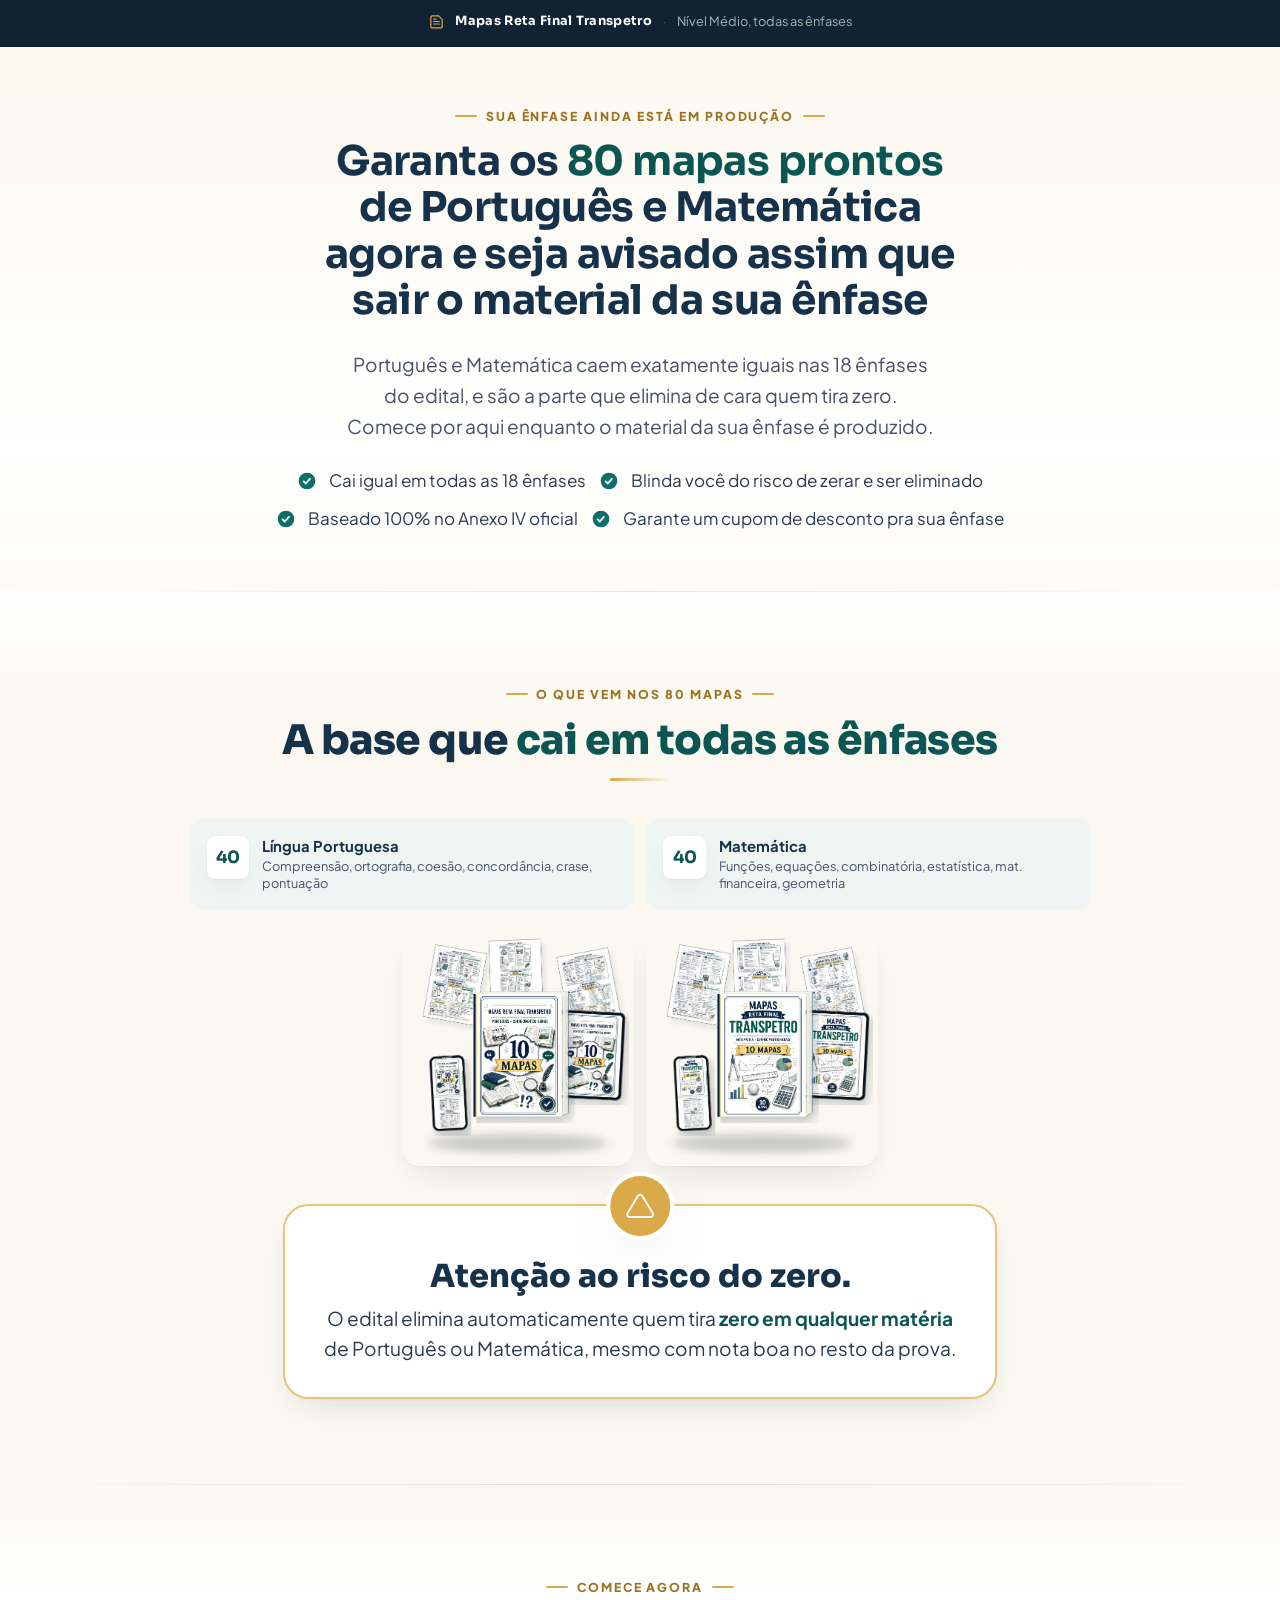
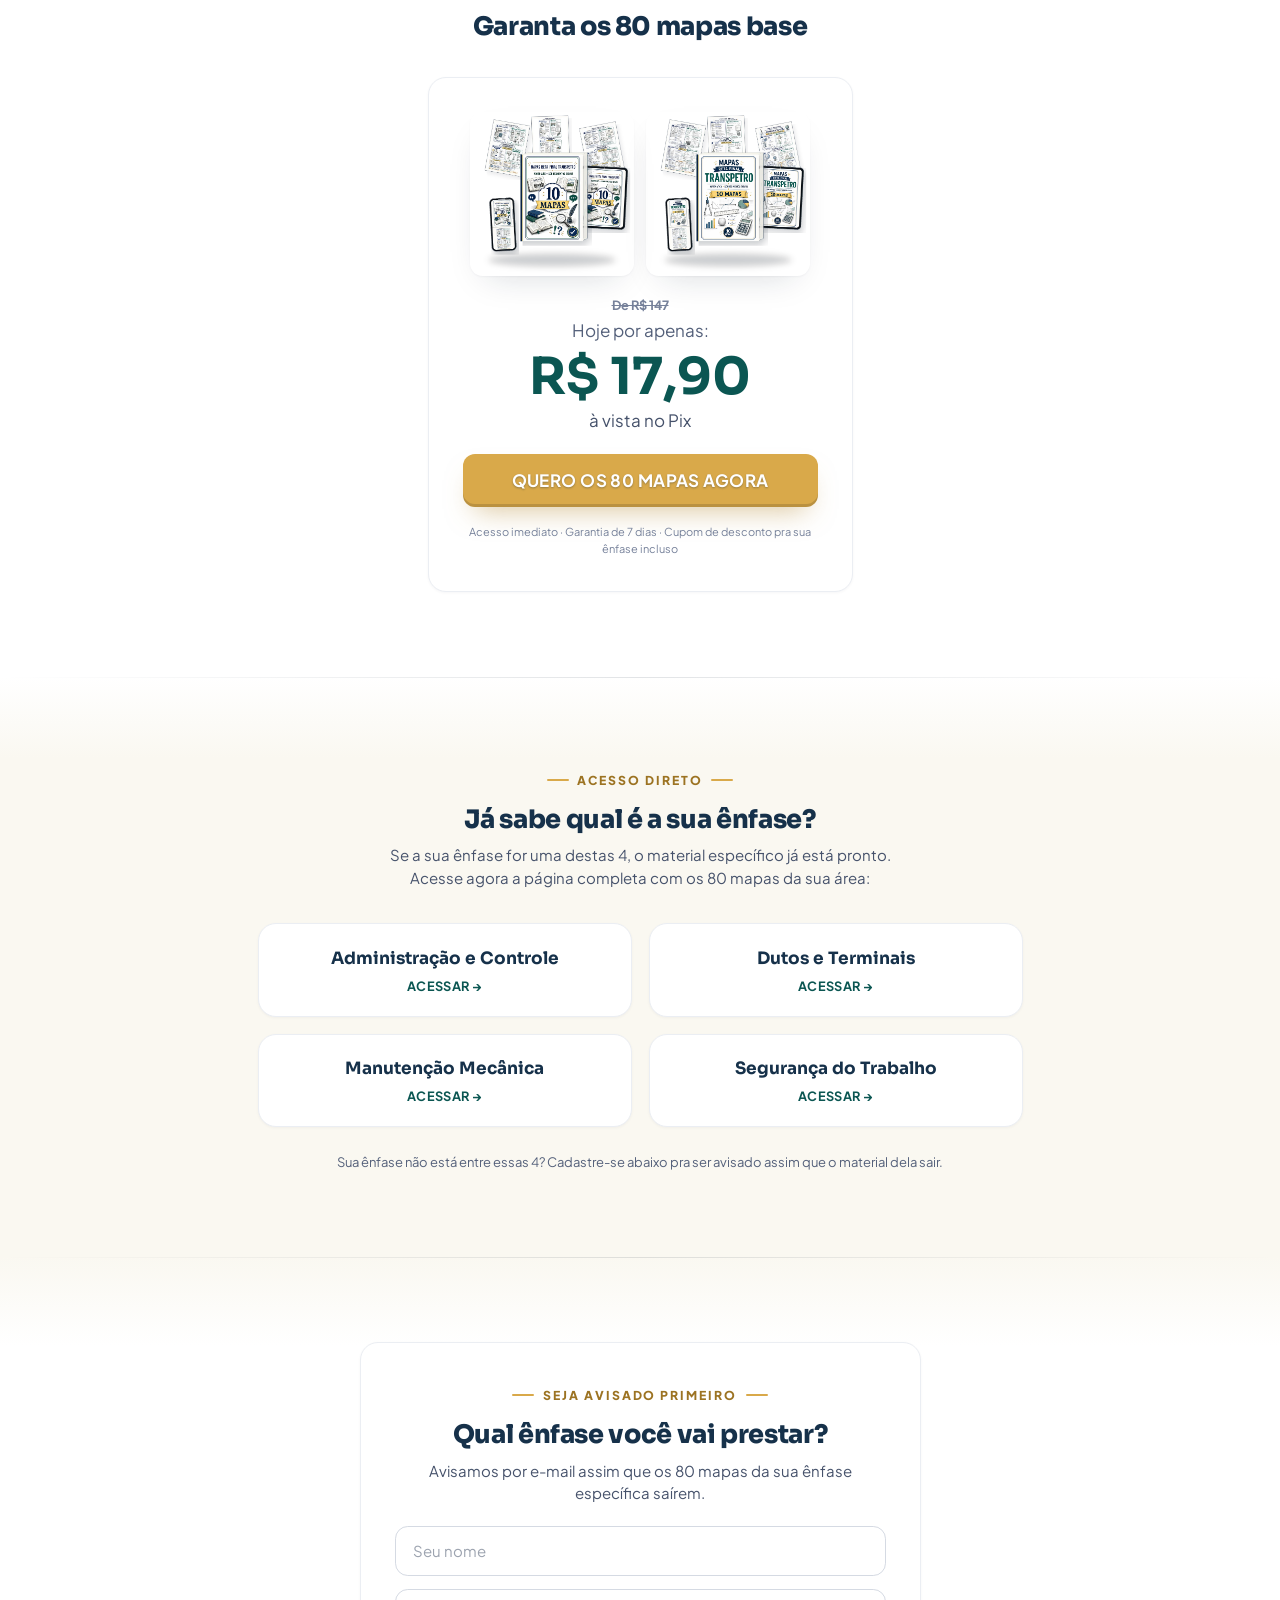
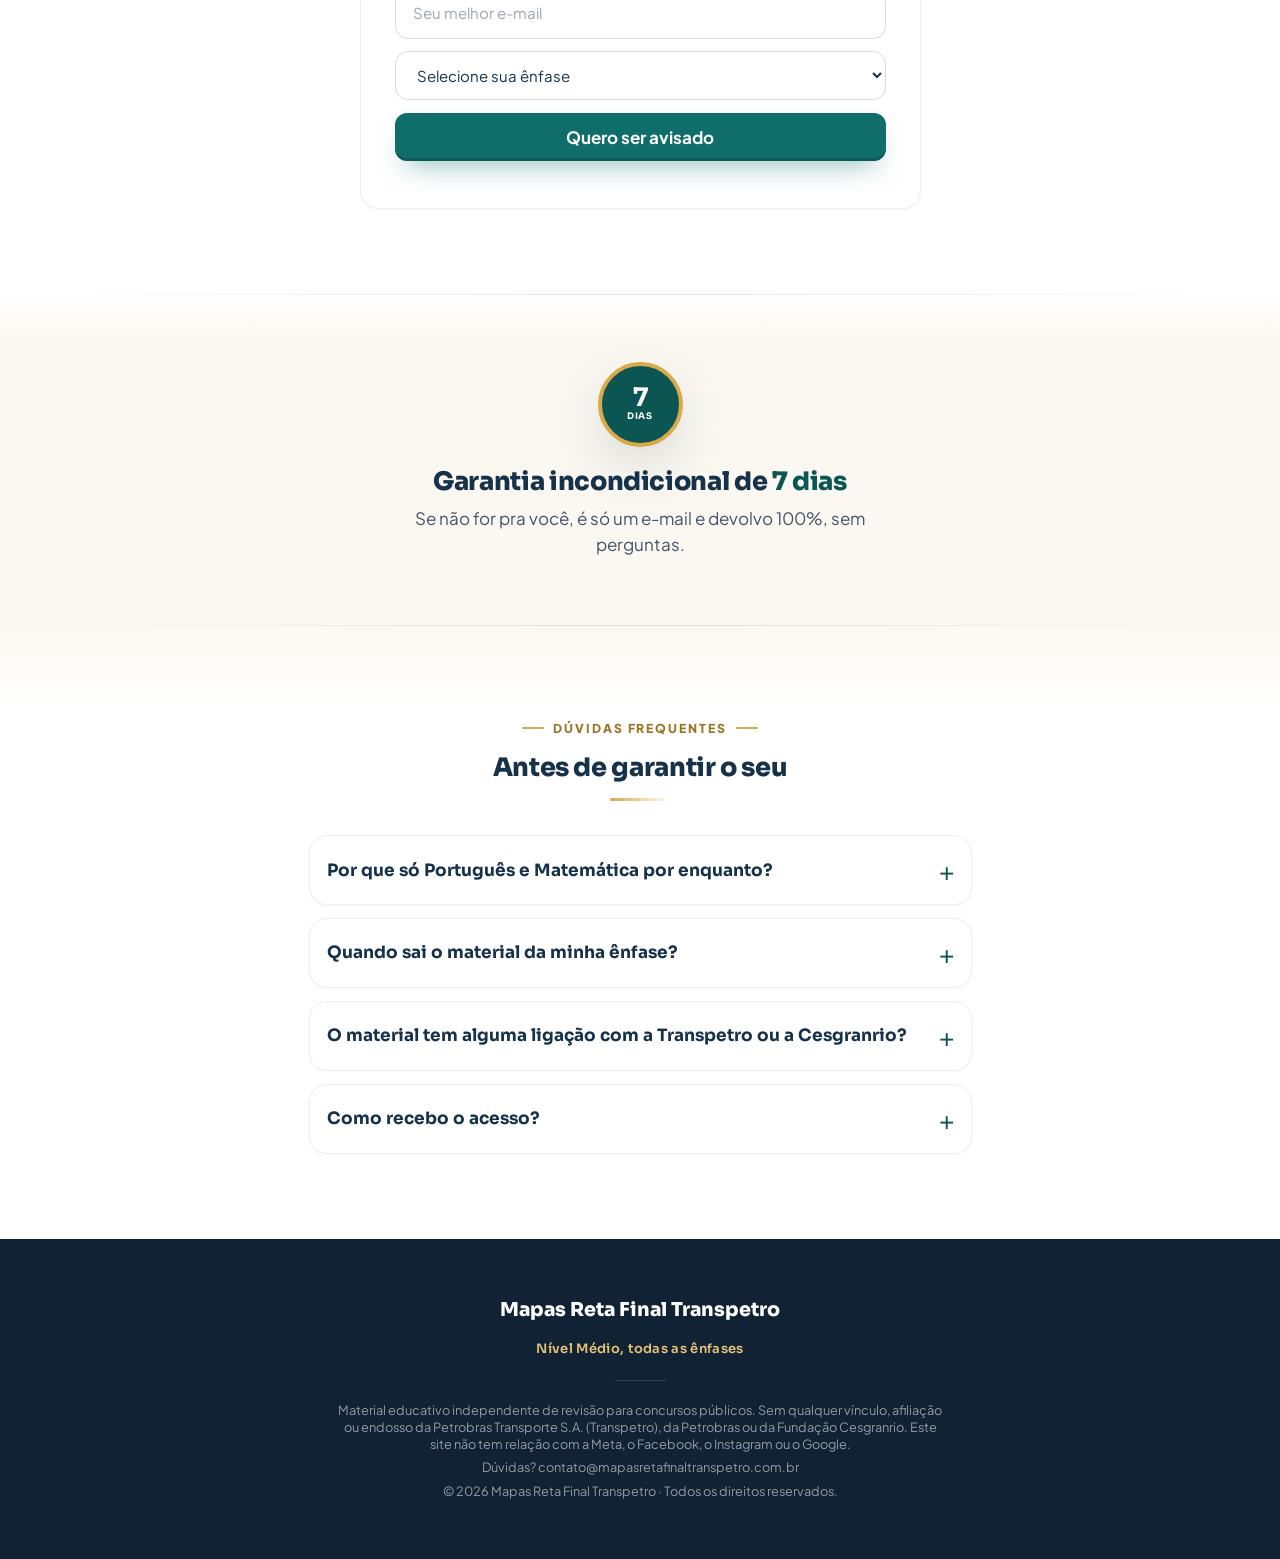
<file: index.html>
<!DOCTYPE html>
<html lang="pt-BR" class="scroll-smooth">
<head>
<!-- Meta Pixel Code -->
<script>
!function(f,b,e,v,n,t,s)
{if(f.fbq)return;n=f.fbq=function(){n.callMethod?
n.callMethod.apply(n,arguments):n.queue.push(arguments)};
if(!f._fbq)f._fbq=n;n.push=n;n.loaded=!0;n.version='2.0';
n.queue=[];t=b.createElement(e);t.async=!0;
t.src=v;s=b.getElementsByTagName(e)[0];
s.parentNode.insertBefore(t,s)}(window, document,'script',
'https://connect.facebook.net/en_US/fbevents.js');
fbq('init', '4555996237989507');
fbq('track', 'PageView');
</script>
<noscript><img height="1" width="1" style="display:none"
src="https://www.facebook.com/tr?id=4555996237989507&ev=PageView&noscript=1"
/></noscript>
<!-- End Meta Pixel Code -->
<meta charset="UTF-8">
<meta name="viewport" content="width=device-width, initial-scale=1.0">
<title>80 Mapas Reta Final Transpetro Nível Médio | Português e Matemática prontos</title>
<meta name="description" content="80 mapas visuais de Português e Matemática, a base comum às 18 ênfases do concurso Transpetro 2026.3. Garanta agora e seja avisado quando sair o material da sua ênfase.">
<meta name="theme-color" content="#102234">
<link rel="stylesheet" href="styles.css">
<link rel="preconnect" href="https://fonts.googleapis.com"><link rel="preconnect" href="https://fonts.gstatic.com" crossorigin>
<link href="https://fonts.googleapis.com/css2?family=Sora:wght@600;700;800&family=Plus+Jakarta+Sans:wght@400;500;600;700;800&display=swap" rel="stylesheet">
<style>
html{ font-size:17px; }
html,body{ background:#FAF8F1; color:#102234; overflow-x:hidden; max-width:100%; }
body{ font-family:'Plus Jakarta Sans',system-ui,sans-serif; -webkit-font-smoothing:antialiased; background-image:radial-gradient(rgba(15,19,34,.025) 1px,transparent 1px); background-size:4px 4px; }
h1,h2,h3{ font-family:'Sora',system-ui,sans-serif; letter-spacing:-0.014em; font-weight:700; color:#16314A; }
body h2{ font-weight:800; font-size:1.7rem; line-height:1.18; color:#16314A; }
@media(min-width:640px){ body h2{ font-size:2.05rem; } }
@media(min-width:768px){ body h2{ font-size:2.4rem; } }
.balance{ text-wrap:balance; }
.accent{ color:#0B5652; }
section{ position:relative; }
.divtop{ position:absolute; top:0; left:0; right:0; height:1px; background:linear-gradient(90deg,transparent,rgba(16,34,52,.12),transparent); }
.gold-rule{ height:3px; width:60px; background:linear-gradient(90deg,#D9A94A,transparent); border-radius:3px; margin:14px auto 0; }
.eyebrow{ display:inline-flex; align-items:center; gap:.5rem; font-size:.72rem; font-weight:800; letter-spacing:.16em; text-transform:uppercase; color:#9C7322; }
.eyebrow::before{ content:""; width:22px; height:2px; background:#D9A94A; border-radius:2px; }
.eyebrow.center::after{ content:""; width:22px; height:2px; background:#D9A94A; border-radius:2px; }
.btn{ display:inline-flex; align-items:center; justify-content:center; gap:.55rem; font-family:'Plus Jakarta Sans',sans-serif; font-weight:700; padding:1.05rem 1.9rem; border-radius:12px; line-height:1.1; transition:.16s cubic-bezier(.2,.8,.2,1); white-space:normal; cursor:pointer; text-align:center; }
.btn-teal{ background:#0F6E6A; color:#fff; border:0; box-shadow:0 14px 28px -12px rgba(15,110,106,.5), inset 0 -3px 0 rgba(0,0,0,.16); }
.btn-teal:hover{ transform:translateY(-2px); filter:brightness(1.06); } .btn-teal:active{ transform:translateY(1px); }
.btn-gold{ background:#D9A94A; color:#16314A; border:0; box-shadow:0 14px 28px -12px rgba(184,142,60,.55), inset 0 -3px 0 rgba(0,0,0,.14); }
.btn-gold:hover{ transform:translateY(-2px); filter:brightness(1.04); } .btn-gold:active{ transform:translateY(1px); }
.card{ background:#fff; border:1px solid #EBEEF3; border-radius:18px; box-shadow:0 1px 3px rgba(16,34,52,.04); transition:.25s; }
.card:hover{ border-color:#D5DAE3; box-shadow:0 16px 38px -20px rgba(16,34,52,.22); transform:translateY(-2px); }
.chk{ display:flex; gap:.7rem; align-items:flex-start; } .chk svg{ flex:0 0 auto; margin-top:.18rem; color:#0B5652; }
.ph{ display:flex; flex-direction:column; align-items:center; justify-content:center; gap:.3rem; text-align:center; width:100%; height:100%; min-height:100%; background:repeating-linear-gradient(45deg,#EFEADB 0,#EFEADB 11px,#E8E1CE 11px,#E8E1CE 22px); color:#0B5652; padding:.75rem; border-radius:inherit; }
.ph .lab{ font-family:'Sora',sans-serif; font-weight:700; font-size:.7rem; letter-spacing:.06em; text-transform:uppercase; }
.blob{ position:absolute; border-radius:9999px; filter:blur(60px); pointer-events:none; }
.faq-content{ max-height:0; overflow:hidden; transition:max-height .35s ease; }
.reveal{ opacity:0; transform:translateY(22px); transition:opacity .7s cubic-bezier(.16,1,.3,1), transform .7s cubic-bezier(.16,1,.3,1); }
.reveal.active{ opacity:1; transform:none; }
.reveal[data-d="1"]{ transition-delay:.08s; } .reveal[data-d="2"]{ transition-delay:.16s; }
select,input{ font-family:'Plus Jakarta Sans',sans-serif; }
*{ -webkit-tap-highlight-color:transparent; }
a:focus-visible, button:focus-visible, select:focus-visible{ outline:2px solid #0F6E6A; outline-offset:3px; border-radius:8px; }
@media (prefers-reduced-motion: reduce){ .reveal{ opacity:1 !important; transform:none !important; transition:none !important; } }
</style>
</head>
<body class="antialiased">

  <div class="bg-navy-900 text-white py-2.5 px-4 text-center">
    <div class="inline-flex items-center gap-2.5 text-[11px] sm:text-xs">
      <svg viewBox="0 0 24 24" fill="none" class="w-4 h-4 shrink-0"><path d="M4 19.5V6a2 2 0 0 1 2-2h9l5 5v10.5A1.5 1.5 0 0 1 18.5 21h-13A1.5 1.5 0 0 1 4 19.5Z" stroke="#D9A94A" stroke-width="1.7"/><path d="M8 12h8M8 15.5h8M8 8.5h4" stroke="#D9A94A" stroke-width="1.7" stroke-linecap="round"/></svg>
      <span class="font-display font-bold tracking-wide">Mapas Reta Final Transpetro</span>
      <span class="hidden sm:inline text-white/30">·</span><span class="hidden sm:inline text-white/65">Nível Médio, todas as ênfases</span>
    </div>
  </div>

  <!-- HERO -->
  <section class="pt-8 sm:pt-12 pb-10 sm:pb-14 overflow-hidden" style="background:linear-gradient(180deg,#FBF8EF 0%,#FFFFFF 74%,#FDFBF4 100%);">
    <div class="relative max-w-3xl mx-auto px-4 sm:px-6 text-center">
      <span class="eyebrow center whitespace-nowrap !text-[0.6rem] sm:!text-[0.72rem] !tracking-[0.1em] sm:!tracking-[0.16em]">Sua ênfase ainda está em produção</span>
      <h1 class="text-[1.6rem] sm:text-[2.15rem] lg:text-[2.4rem] leading-[1.14] text-ink-800 mt-3 balance max-w-2xl mx-auto">Garanta os <span class="accent">80 mapas prontos</span> de Português e Matemática agora e seja avisado assim que sair o material da sua ênfase</h1>
      <p class="mt-6 text-ink-600 text-[15px] leading-snug sm:text-lg sm:leading-relaxed max-w-xl mx-auto balance">Português e Matemática caem exatamente iguais nas 18 ênfases do edital, e são a parte que elimina de cara quem tira zero. Comece por aqui enquanto o material da sua ênfase é produzido.</p>
      <ul class="mt-6 flex flex-col sm:flex-row sm:flex-wrap sm:items-center sm:justify-center gap-2 sm:gap-3 w-fit mx-auto text-left">
        <li class="chk"><svg width="20" height="20" viewBox="0 0 24 24" fill="none"><circle cx="12" cy="12" r="10" fill="#0F6E6A"/><path d="M8 12.5l2.5 2.5 5-5.5" stroke="#fff" stroke-width="2.2" stroke-linecap="round" stroke-linejoin="round"/></svg><span class="text-ink-700">Cai igual em todas as 18 ênfases</span></li>
        <li class="chk"><svg width="20" height="20" viewBox="0 0 24 24" fill="none"><circle cx="12" cy="12" r="10" fill="#0F6E6A"/><path d="M8 12.5l2.5 2.5 5-5.5" stroke="#fff" stroke-width="2.2" stroke-linecap="round" stroke-linejoin="round"/></svg><span class="text-ink-700">Blinda você do risco de zerar e ser eliminado</span></li>
        <li class="chk"><svg width="20" height="20" viewBox="0 0 24 24" fill="none"><circle cx="12" cy="12" r="10" fill="#0F6E6A"/><path d="M8 12.5l2.5 2.5 5-5.5" stroke="#fff" stroke-width="2.2" stroke-linecap="round" stroke-linejoin="round"/></svg><span class="text-ink-700">Baseado 100% no Anexo IV oficial</span></li>
        <li class="chk"><svg width="20" height="20" viewBox="0 0 24 24" fill="none"><circle cx="12" cy="12" r="10" fill="#0F6E6A"/><path d="M8 12.5l2.5 2.5 5-5.5" stroke="#fff" stroke-width="2.2" stroke-linecap="round" stroke-linejoin="round"/></svg><span class="text-ink-700">Garante um cupom de desconto pra sua ênfase</span></li>
      </ul>
    </div>
  </section>

  <!-- O QUE VEM DENTRO -->
  <section class="py-14 sm:py-20" style="background:linear-gradient(180deg,#ffffff 0%,#FAF8F1 14%,#FAF8F1 100%);">
    <div class="divtop"></div>
    <div class="max-w-4xl mx-auto px-5 sm:px-6">
      <div class="text-center mb-9 reveal"><span class="eyebrow center">O que vem nos 80 mapas</span><h2 class="mt-3">A base que <span class="accent">cai em todas as ênfases</span></h2><div class="gold-rule"></div></div>
      <div class="grid sm:grid-cols-2 gap-3 reveal">
        <div class="flex items-start gap-3 p-4 rounded-xl bg-teal-50/70"><div class="w-10 h-10 rounded-lg bg-white text-teal-700 flex items-center justify-center shadow-soft shrink-0 font-display font-bold">40</div><div><div class="font-bold text-ink-800 text-sm">Língua Portuguesa</div><div class="text-xs text-ink-600">Compreensão, ortografia, coesão, concordância, crase, pontuação</div></div></div>
        <div class="flex items-start gap-3 p-4 rounded-xl bg-teal-50/70"><div class="w-10 h-10 rounded-lg bg-white text-teal-700 flex items-center justify-center shadow-soft shrink-0 font-display font-bold">40</div><div><div class="font-bold text-ink-800 text-sm">Matemática</div><div class="text-xs text-ink-600">Funções, equações, combinatória, estatística, mat. financeira, geometria</div></div></div>
      </div>
      <div class="mt-6 grid grid-cols-2 gap-3 max-w-md mx-auto reveal">
        <img decoding="async" src="mockup-portugues.webp" width="1250" height="1250" alt="Mapas de Língua Portuguesa" loading="lazy" class="w-full h-auto rounded-2xl shadow-card" onerror="this.outerHTML='&lt;div class=\'ph rounded-2xl\' style=\'aspect-ratio:2/3\'&gt;&lt;span class=\'lab\'&gt;Português&lt;/span&gt;&lt;/div&gt;'">
        <img decoding="async" src="mockup-matematica.webp" width="1250" height="1250" alt="Mapas de Matemática" loading="lazy" class="w-full h-auto rounded-2xl shadow-card" onerror="this.outerHTML='&lt;div class=\'ph rounded-2xl\' style=\'aspect-ratio:2/3\'&gt;&lt;span class=\'lab\'&gt;Matemática&lt;/span&gt;&lt;/div&gt;'">
      </div>
      <div class="mt-9 max-w-2xl mx-auto reveal">
        <div class="relative rounded-3xl bg-white border-2 border-gold-300 px-6 sm:px-8 pt-12 pb-8 text-center shadow-card">
          <div class="absolute -top-7 left-1/2 -translate-x-1/2 w-14 h-14 rounded-full bg-gold-400 text-white flex items-center justify-center shadow-lift ring-4 ring-white"><svg viewBox="0 0 24 24" fill="currentColor" class="w-7 h-7"><path d="M12 9v4M12 17h.01"/><path d="M10.3 3.9 1.8 18a2 2 0 0 0 1.7 3h17a2 2 0 0 0 1.7-3L13.7 3.9a2 2 0 0 0-3.4 0z" stroke="currentColor" fill="none" stroke-width="1.5"/></svg></div>
          <div class="font-display font-extrabold text-2xl sm:text-3xl text-ink-800 mb-2">Atenção ao risco do zero.</div>
          <p class="text-ink-700 text-base sm:text-lg leading-relaxed">O edital elimina automaticamente quem tira <strong class="accent">zero em qualquer matéria</strong> de Português ou Matemática, mesmo com nota boa no resto da prova.</p>
        </div>
      </div>
    </div>
  </section>

  <!-- OFERTA -->
  <section id="oferta" class="py-14 sm:py-20" style="background:linear-gradient(180deg,#FAF8F1 0%,#ffffff 14%,#ffffff 100%);">
    <div class="divtop"></div>
    <div class="max-w-md mx-auto px-5 sm:px-6">
      <div class="text-center mb-8 reveal"><span class="eyebrow center">Comece agora</span><h2 class="mt-3 !text-xl sm:!text-2xl">Garanta os 80 mapas base</h2></div>
      <div class="card p-6 sm:p-8 text-center reveal">
        <div class="grid grid-cols-2 gap-3 max-w-xs mx-auto mb-5">
          <img decoding="async" src="mockup-portugues.webp" width="1250" height="1250" alt="Mapas de Língua Portuguesa" loading="lazy" class="w-full h-auto rounded-xl shadow-card" onerror="this.outerHTML='&lt;div class=\'ph rounded-xl\' style=\'aspect-ratio:2/3\'&gt;&lt;span class=\'lab\'&gt;Português&lt;/span&gt;&lt;/div&gt;'">
          <img decoding="async" src="mockup-matematica.webp" width="1250" height="1250" alt="Mapas de Matemática" loading="lazy" class="w-full h-auto rounded-xl shadow-card" onerror="this.outerHTML='&lt;div class=\'ph rounded-xl\' style=\'aspect-ratio:2/3\'&gt;&lt;span class=\'lab\'&gt;Matemática&lt;/span&gt;&lt;/div&gt;'">
        </div>
        <div class="text-xs text-ink-400 line-through font-bold mb-1">De R$ 147</div>
        <div class="text-ink-500">Hoje por apenas:</div>
        <div class="font-display font-bold text-5xl text-teal-700 leading-none mt-2">R$ 17,90</div>
        <div class="text-ink-600 mt-1">à vista no Pix</div>
        <a href="#" class="btn btn-gold w-full mt-5 !py-4 text-base uppercase tracking-wide !text-white" style="text-shadow:0 1px 2px rgba(16,34,52,.35)">Quero os 80 mapas agora</a>
        <div class="mt-4 text-[11px] text-ink-400">Acesso imediato · Garantia de 7 dias · Cupom de desconto pra sua ênfase incluso</div>
      </div>
    </div>
  </section>

  <!-- ACESSO DIRETO -->
  <section class="py-14 sm:py-20" style="background:linear-gradient(180deg,#ffffff 0%,#FAF8F1 14%,#FAF8F1 100%);">
    <div class="divtop"></div>
    <div class="max-w-3xl mx-auto px-5 sm:px-6">
      <div class="text-center mb-8 reveal"><span class="eyebrow center">Acesso direto</span><h2 class="mt-3 !text-xl sm:!text-2xl">Já sabe qual é a sua ênfase?</h2><p class="mt-2 text-ink-600 text-[15px] max-w-lg mx-auto">Se a sua ênfase for uma destas 4, o material específico já está pronto. Acesse agora a página completa com os 80 mapas da sua área:</p></div>
      <div class="grid grid-cols-2 gap-3 sm:gap-4 reveal">
        <a href="https://mapastranspetroadministracao.vercel.app/" class="card p-4 sm:p-5 text-center flex flex-col items-center justify-center gap-1.5"><span class="font-display font-bold text-ink-800 text-sm sm:text-base">Administração e Controle</span><span class="text-teal-700 text-xs font-bold uppercase tracking-wide">Acessar →</span></a>
        <a href="https://mapastranspetrodutoseterminais.vercel.app/" class="card p-4 sm:p-5 text-center flex flex-col items-center justify-center gap-1.5"><span class="font-display font-bold text-ink-800 text-sm sm:text-base">Dutos e Terminais</span><span class="text-teal-700 text-xs font-bold uppercase tracking-wide">Acessar →</span></a>
        <a href="https://mapastranspetromanutencaomecanica.vercel.app/" class="card p-4 sm:p-5 text-center flex flex-col items-center justify-center gap-1.5"><span class="font-display font-bold text-ink-800 text-sm sm:text-base">Manutenção Mecânica</span><span class="text-teal-700 text-xs font-bold uppercase tracking-wide">Acessar →</span></a>
        <a href="https://mapastranspetroseguranca.vercel.app/" class="card p-4 sm:p-5 text-center flex flex-col items-center justify-center gap-1.5"><span class="font-display font-bold text-ink-800 text-sm sm:text-base">Segurança do Trabalho</span><span class="text-teal-700 text-xs font-bold uppercase tracking-wide">Acessar →</span></a>
      </div>
      <p class="mt-6 text-center text-ink-500 text-[13px]">Sua ênfase não está entre essas 4? Cadastre-se abaixo pra ser avisado assim que o material dela sair.</p>
    </div>
  </section>

  <!-- AVISO POR ÊNFASE -->
  <section class="py-14 sm:py-20" style="background:linear-gradient(180deg,#FAF8F1 0%,#ffffff 14%,#ffffff 100%);">
    <div class="divtop"></div>
    <div class="max-w-xl mx-auto px-5 sm:px-6">
      <div class="card p-6 sm:p-8 reveal">
        <div class="text-center mb-5">
          <span class="eyebrow center">Seja avisado primeiro</span>
          <h2 class="mt-3 !text-xl sm:!text-2xl">Qual ênfase você vai prestar?</h2>
          <p class="mt-2 text-ink-600 text-[15px]">Avisamos por e-mail assim que os 80 mapas da sua ênfase específica saírem.</p>
        </div>
        <form id="leadForm" class="space-y-3">
          <input type="text" name="nome" placeholder="Seu nome" required class="w-full rounded-xl border border-ink-200 px-4 py-3 text-[15px] text-ink-800 focus:border-teal-600 focus:ring-1 focus:ring-teal-600 outline-none">
          <input type="email" name="email" placeholder="Seu melhor e-mail" required class="w-full rounded-xl border border-ink-200 px-4 py-3 text-[15px] text-ink-800 focus:border-teal-600 focus:ring-1 focus:ring-teal-600 outline-none">
          <select name="enfase" required class="w-full rounded-xl border border-ink-200 px-4 py-3 text-[15px] text-ink-800 focus:border-teal-600 focus:ring-1 focus:ring-teal-600 outline-none bg-white">
            <option value="" disabled selected>Selecione sua ênfase</option>
            <option>Ambiental</option>
            <option>Contabilidade</option>
            <option>Enfermagem do Trabalho</option>
            <option>Faixa de Dutos</option>
            <option>Inspeção de Equipamentos e Instalações</option>
            <option>Manutenção Elétrica</option>
            <option>Manutenção Eletrônica</option>
            <option>Manutenção Instrumentação</option>
            <option>Monitoramento Logístico</option>
            <option>Naval</option>
            <option>Projeto, Construção e Montagem Edificações</option>
            <option>Projeto, Construção e Montagem Mecânica</option>
            <option>Química do Petróleo</option>
            <option>Suprimento de Bens e Serviços</option>
            <option>Outra</option>
          </select>
          <button type="submit" class="btn btn-teal w-full !py-3.5">Quero ser avisado</button>
          <div id="leadMsg" class="text-sm text-center"></div>
        </form>
      </div>
    </div>
  </section>

  <!-- GARANTIA -->
  <section class="py-14 sm:py-16" style="background:linear-gradient(180deg,#ffffff 0%,#FAF8F1 14%,#FAF8F1 100%);">
    <div class="divtop"></div>
    <div class="max-w-2xl mx-auto px-5 sm:px-6 text-center reveal">
      <div class="w-20 h-20 rounded-full bg-teal-700 border-[4px] border-gold-400 flex flex-col items-center justify-center text-white mx-auto shadow-lift"><span class="font-display font-bold text-2xl leading-none">7</span><span class="font-display font-bold text-[9px] tracking-widest">DIAS</span></div>
      <h2 class="mt-4 !text-xl sm:!text-2xl">Garantia incondicional de <span class="accent">7 dias</span></h2>
      <p class="text-ink-600 mt-2 max-w-md mx-auto">Se não for pra você, é só um e-mail e devolvo 100%, sem perguntas.</p>
    </div>
  </section>

  <!-- FAQ -->
  <section class="py-14 sm:py-20" style="background:linear-gradient(180deg,#FAF8F1 0%,#ffffff 14%,#ffffff 100%);">
    <div class="divtop"></div>
    <div class="max-w-2xl mx-auto px-5 sm:px-6">
      <div class="text-center mb-8 reveal"><span class="eyebrow center">Dúvidas frequentes</span><h2 class="mt-3 !text-xl sm:!text-2xl">Antes de garantir o seu</h2><div class="gold-rule"></div></div>
      <div class="space-y-3 reveal">
        <div class="card overflow-hidden"><button class="faq-btn w-full text-left p-4 flex items-center justify-between gap-3"><span class="font-display font-bold text-ink-800 text-base">Por que só Português e Matemática por enquanto?</span><span class="faq-icon text-teal-700 text-2xl">+</span></button><div class="faq-content"><div class="px-4 pb-4 text-ink-600 text-[15px]">Essas duas matérias caem exatamente iguais para as 18 ênfases do edital. Os módulos específicos de cada ênfase estão sendo produzidos e liberados aos poucos.</div></div></div>
        <div class="card overflow-hidden"><button class="faq-btn w-full text-left p-4 flex items-center justify-between gap-3"><span class="font-display font-bold text-ink-800 text-base">Quando sai o material da minha ênfase?</span><span class="faq-icon text-teal-700 text-2xl">+</span></button><div class="faq-content"><div class="px-4 pb-4 text-ink-600 text-[15px]">Priorizamos pela demanda: quanto mais gente se cadastrar pedindo uma ênfase, mais rápido ela é produzida. Cadastre a sua acima.</div></div></div>
        <div class="card overflow-hidden"><button class="faq-btn w-full text-left p-4 flex items-center justify-between gap-3"><span class="font-display font-bold text-ink-800 text-base">O material tem alguma ligação com a Transpetro ou a Cesgranrio?</span><span class="faq-icon text-teal-700 text-2xl">+</span></button><div class="faq-content"><div class="px-4 pb-4 text-ink-600 text-[15px]">Não. É um material de revisão independente, produzido com base no edital público, sem qualquer vínculo oficial com a Transpetro, a Petrobras ou a Fundação Cesgranrio.</div></div></div>
        <div class="card overflow-hidden"><button class="faq-btn w-full text-left p-4 flex items-center justify-between gap-3"><span class="font-display font-bold text-ink-800 text-base">Como recebo o acesso?</span><span class="faq-icon text-teal-700 text-2xl">+</span></button><div class="faq-content"><div class="px-4 pb-4 text-ink-600 text-[15px]">Na hora. Assim que o pagamento é confirmado, o PDF cai no seu e-mail.</div></div></div>
      </div>
    </div>
  </section>

  <footer class="bg-navy-900 text-white py-12 sm:py-14">
    <div class="max-w-3xl mx-auto px-5 sm:px-6 flex flex-col items-center text-center gap-4">
      <div class="font-display font-extrabold text-white text-lg leading-tight">Mapas Reta Final Transpetro</div>
      <div class="text-[13px] font-display font-semibold text-gold-300 tracking-wide">Nível Médio, todas as ênfases</div>
      <div class="w-12 h-px bg-white/15 my-1"></div>
      <div class="text-[11px] sm:text-xs text-white/55 space-y-1.5 max-w-xl">
        <div>Material educativo independente de revisão para concursos públicos. Sem qualquer vínculo, afiliação ou endosso da Petrobras Transporte S.A. (Transpetro), da Petrobras ou da Fundação Cesgranrio. Este site não tem relação com a Meta, o Facebook, o Instagram ou o Google.</div>
        <div>Dúvidas? contato@mapasretafinaltranspetro.com.br</div>
        <div>© <span id="year"></span> Mapas Reta Final Transpetro · Todos os direitos reservados.</div>
      </div>
    </div>
  </footer>

  <script>
    document.getElementById('year').textContent=new Date().getFullYear();
    const obs=new IntersectionObserver((es)=>{es.forEach(e=>{if(e.isIntersecting){e.target.classList.add('active');obs.unobserve(e.target);}})},{threshold:.1,rootMargin:'0px 0px -40px 0px'});
    document.querySelectorAll('.reveal').forEach(el=>obs.observe(el));
    document.querySelectorAll('.faq-btn').forEach(b=>b.addEventListener('click',()=>{const c=b.nextElementSibling,i=b.querySelector('.faq-icon'),open=c.style.maxHeight&&c.style.maxHeight!=='0px';document.querySelectorAll('.faq-content').forEach(x=>x.style.maxHeight='0px');document.querySelectorAll('.faq-icon').forEach(x=>x.textContent='+');if(!open){c.style.maxHeight=c.scrollHeight+'px';i.textContent='−';}}));
    document.querySelectorAll('a[href^="#"]').forEach(a=>a.addEventListener('click',e=>{const id=a.getAttribute('href');if(id.length>1){const el=document.querySelector(id);if(el){e.preventDefault();window.scrollTo({top:el.getBoundingClientRect().top+window.scrollY-20,behavior:'smooth'});}}}));
    const leadForm=document.getElementById('leadForm');
    if(leadForm){
      leadForm.addEventListener('submit',async function(e){
        e.preventDefault();
        const btn=leadForm.querySelector('button[type="submit"]');
        const msg=document.getElementById('leadMsg');
        const nome=leadForm.querySelector('[name="nome"]').value.trim();
        const email=leadForm.querySelector('[name="email"]').value.trim();
        const enfase=leadForm.querySelector('[name="enfase"]').value;
        btn.disabled=true;btn.textContent='Enviando...';
        msg.className='text-sm text-center';msg.textContent='';
        try{
          const r=await fetch('/api/lead',{method:'POST',headers:{'Content-Type':'application/json'},body:JSON.stringify({nome,email,enfase})});
          if(!r.ok)throw new Error('fail');
          msg.textContent='Obrigado! Avisamos assim que o material da sua ênfase estiver pronto.';
          msg.className='text-sm text-center text-teal-700 font-semibold';
          leadForm.reset();
        }catch(err){
          msg.textContent='Algo deu errado. Tente novamente em instantes.';
          msg.className='text-sm text-center text-red-600 font-semibold';
        }finally{
          btn.disabled=false;btn.textContent='Quero ser avisado';
        }
      });
    }
  </script>
</body>
</html>
</file>
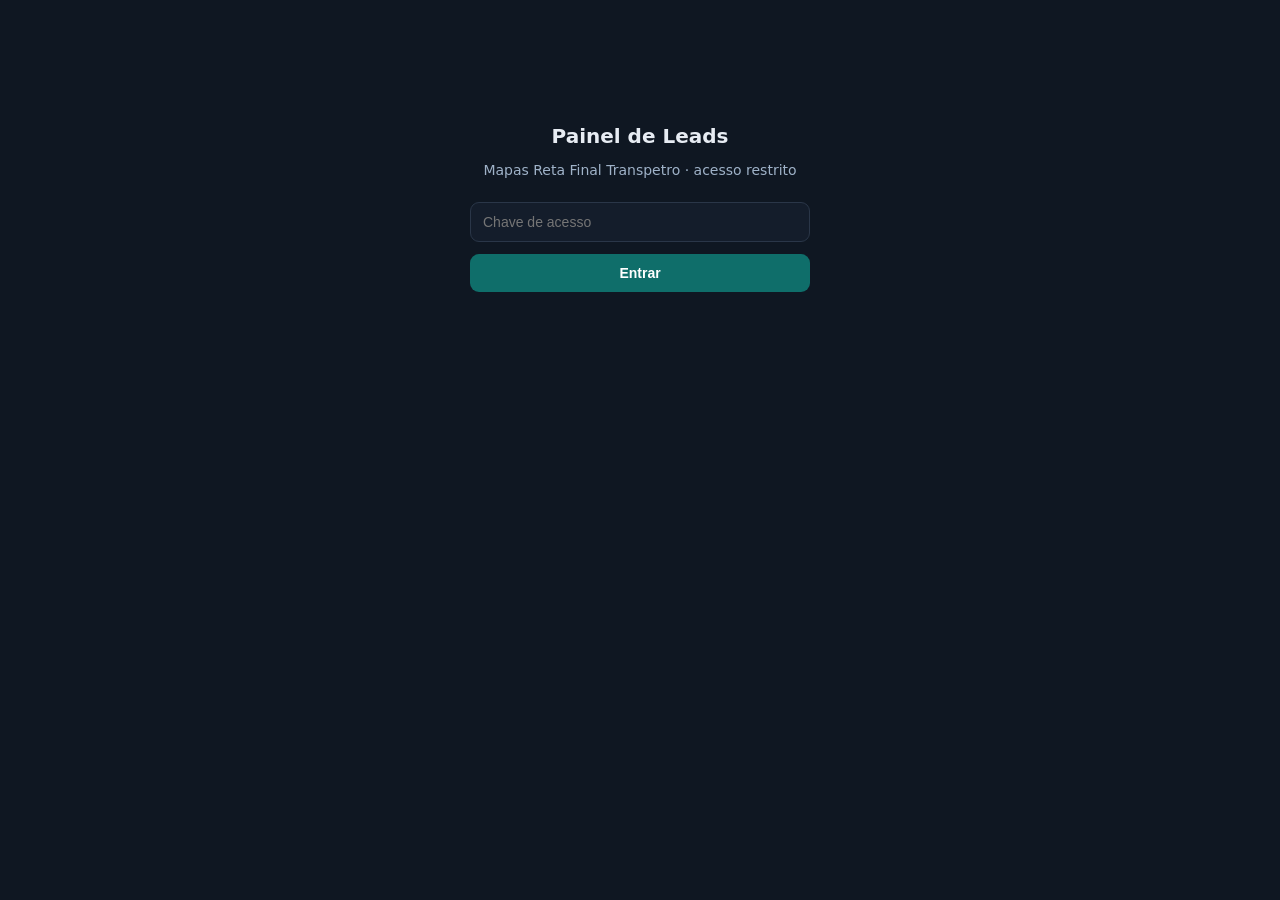
<file: painel/index.html>
<!doctype html>
<html lang="pt-BR">
<head>
<meta charset="UTF-8">
<meta name="viewport" content="width=device-width, initial-scale=1.0">
<meta name="robots" content="noindex, nofollow">
<title>Painel de Leads</title>
<style>
  *{box-sizing:border-box;}
  body{font-family:system-ui,-apple-system,'Segoe UI',sans-serif;background:#0F1722;color:#E7ECF3;margin:0;padding:24px;}
  h1{font-size:1.25rem;font-weight:700;margin:0;}
  #gate{max-width:340px;margin:100px auto;text-align:center;}
  #gate p{color:#9FB2C8;font-size:14px;}
  input{width:100%;padding:11px 12px;border-radius:9px;border:1px solid #2A3648;background:#141D2B;color:#fff;margin-top:10px;font-size:14px;}
  button{margin-top:12px;padding:11px 20px;border-radius:9px;border:0;background:#0F6E6A;color:#fff;cursor:pointer;font-weight:700;font-size:14px;width:100%;}
  button:hover{filter:brightness(1.08);}
  #panel{display:none;max-width:1000px;margin:0 auto;}
  .head{display:flex;align-items:baseline;justify-content:space-between;flex-wrap:wrap;gap:8px;}
  #count{color:#D9A94A;font-weight:800;}
  #status{font-size:12px;color:#7C8DA3;margin-top:6px;}
  table{width:100%;border-collapse:collapse;margin-top:18px;font-size:14px;}
  th,td{padding:10px 12px;border-bottom:1px solid #1F2A3A;text-align:left;vertical-align:top;}
  th{color:#9FB2C8;font-weight:700;text-transform:uppercase;font-size:10.5px;letter-spacing:.06em;}
  tr:hover td{background:#141D2B;}
  #empty{color:#7C8DA3;font-size:14px;margin-top:20px;}
</style>
</head>
<body>

  <div id="gate">
    <h1>Painel de Leads</h1>
    <p>Mapas Reta Final Transpetro &middot; acesso restrito</p>
    <input type="password" id="key" placeholder="Chave de acesso" onkeydown="if(event.key==='Enter')unlock()">
    <button onclick="unlock()">Entrar</button>
    <p id="gateMsg" style="color:#e07a7a"></p>
  </div>

  <div id="panel">
    <div class="head">
      <h1>Leads recebidos (<span id="count">0</span>)</h1>
      <div id="status">Carregando...</div>
    </div>
    <table id="tbl" style="display:none">
      <thead><tr><th>Data/Hora</th><th>Nome</th><th>E-mail</th><th>Ênfase</th></tr></thead>
      <tbody id="rows"></tbody>
    </table>
    <div id="empty" style="display:none">Nenhum lead recebido ainda.</div>
  </div>

<script>
  var key = localStorage.getItem('leadsKey') || '';

  function unlock(){
    key = document.getElementById('key').value.trim();
    if(!key) return;
    localStorage.setItem('leadsKey', key);
    showPanel();
  }

  function showPanel(){
    document.getElementById('gate').style.display = 'none';
    document.getElementById('panel').style.display = 'block';
    load();
    setInterval(load, 30000);
  }

  function escapeHtml(s){
    return String(s).replace(/[&<>"']/g, function(c){
      return {'&':'&amp;','<':'&lt;','>':'&gt;','"':'&quot;',"'":'&#39;'}[c];
    });
  }

  async function load(){
    try{
      var r = await fetch('/api/leads?key=' + encodeURIComponent(key));
      if(r.status === 401){
        localStorage.removeItem('leadsKey');
        document.getElementById('gateMsg').textContent = 'Chave invalida.';
        document.getElementById('panel').style.display = 'none';
        document.getElementById('gate').style.display = 'block';
        return;
      }
      var data = await r.json();
      document.getElementById('count').textContent = data.length;
      document.getElementById('status').textContent = 'Atualizado as ' + new Date().toLocaleTimeString('pt-BR');
      if(data.length === 0){
        document.getElementById('tbl').style.display = 'none';
        document.getElementById('empty').style.display = 'block';
        return;
      }
      document.getElementById('empty').style.display = 'none';
      document.getElementById('tbl').style.display = 'table';
      document.getElementById('rows').innerHTML = data.map(function(d){
        var dt = new Date(d.ts).toLocaleString('pt-BR');
        return '<tr><td>' + dt + '</td><td>' + escapeHtml(d.nome) + '</td><td>' + escapeHtml(d.email) + '</td><td>' + escapeHtml(d.enfase) + '</td></tr>';
      }).join('');
    }catch(e){
      document.getElementById('status').textContent = 'Erro ao carregar.';
    }
  }

  if(key){ showPanel(); }
</script>
</body>
</html>
</file>
<file: styles.css>
*,:after,:before{--tw-border-spacing-x:0;--tw-border-spacing-y:0;--tw-translate-x:0;--tw-translate-y:0;--tw-rotate:0;--tw-skew-x:0;--tw-skew-y:0;--tw-scale-x:1;--tw-scale-y:1;--tw-pan-x: ;--tw-pan-y: ;--tw-pinch-zoom: ;--tw-scroll-snap-strictness:proximity;--tw-gradient-from-position: ;--tw-gradient-via-position: ;--tw-gradient-to-position: ;--tw-ordinal: ;--tw-slashed-zero: ;--tw-numeric-figure: ;--tw-numeric-spacing: ;--tw-numeric-fraction: ;--tw-ring-inset: ;--tw-ring-offset-width:0px;--tw-ring-offset-color:#fff;--tw-ring-color:rgba(59,130,246,.5);--tw-ring-offset-shadow:0 0 #0000;--tw-ring-shadow:0 0 #0000;--tw-shadow:0 0 #0000;--tw-shadow-colored:0 0 #0000;--tw-blur: ;--tw-brightness: ;--tw-contrast: ;--tw-grayscale: ;--tw-hue-rotate: ;--tw-invert: ;--tw-saturate: ;--tw-sepia: ;--tw-drop-shadow: ;--tw-backdrop-blur: ;--tw-backdrop-brightness: ;--tw-backdrop-contrast: ;--tw-backdrop-grayscale: ;--tw-backdrop-hue-rotate: ;--tw-backdrop-invert: ;--tw-backdrop-opacity: ;--tw-backdrop-saturate: ;--tw-backdrop-sepia: ;--tw-contain-size: ;--tw-contain-layout: ;--tw-contain-paint: ;--tw-contain-style: }::backdrop{--tw-border-spacing-x:0;--tw-border-spacing-y:0;--tw-translate-x:0;--tw-translate-y:0;--tw-rotate:0;--tw-skew-x:0;--tw-skew-y:0;--tw-scale-x:1;--tw-scale-y:1;--tw-pan-x: ;--tw-pan-y: ;--tw-pinch-zoom: ;--tw-scroll-snap-strictness:proximity;--tw-gradient-from-position: ;--tw-gradient-via-position: ;--tw-gradient-to-position: ;--tw-ordinal: ;--tw-slashed-zero: ;--tw-numeric-figure: ;--tw-numeric-spacing: ;--tw-numeric-fraction: ;--tw-ring-inset: ;--tw-ring-offset-width:0px;--tw-ring-offset-color:#fff;--tw-ring-color:rgba(59,130,246,.5);--tw-ring-offset-shadow:0 0 #0000;--tw-ring-shadow:0 0 #0000;--tw-shadow:0 0 #0000;--tw-shadow-colored:0 0 #0000;--tw-blur: ;--tw-brightness: ;--tw-contrast: ;--tw-grayscale: ;--tw-hue-rotate: ;--tw-invert: ;--tw-saturate: ;--tw-sepia: ;--tw-drop-shadow: ;--tw-backdrop-blur: ;--tw-backdrop-brightness: ;--tw-backdrop-contrast: ;--tw-backdrop-grayscale: ;--tw-backdrop-hue-rotate: ;--tw-backdrop-invert: ;--tw-backdrop-opacity: ;--tw-backdrop-saturate: ;--tw-backdrop-sepia: ;--tw-contain-size: ;--tw-contain-layout: ;--tw-contain-paint: ;--tw-contain-style: }/*! tailwindcss v3.4.19 | MIT License | https://tailwindcss.com*/*,:after,:before{box-sizing:border-box;border:0 solid #e5e7eb}:after,:before{--tw-content:""}:host,html{line-height:1.5;-webkit-text-size-adjust:100%;-moz-tab-size:4;-o-tab-size:4;tab-size:4;font-family:Plus Jakarta Sans,system-ui,sans-serif;font-feature-settings:normal;font-variation-settings:normal;-webkit-tap-highlight-color:transparent}body{margin:0;line-height:inherit}hr{height:0;color:inherit;border-top-width:1px}abbr:where([title]){-webkit-text-decoration:underline dotted;text-decoration:underline dotted}h1,h2,h3,h4,h5,h6{font-size:inherit;font-weight:inherit}a{color:inherit;text-decoration:inherit}b,strong{font-weight:bolder}code,kbd,pre,samp{font-family:ui-monospace,SFMono-Regular,Menlo,Monaco,Consolas,Liberation Mono,Courier New,monospace;font-feature-settings:normal;font-variation-settings:normal;font-size:1em}small{font-size:80%}sub,sup{font-size:75%;line-height:0;position:relative;vertical-align:baseline}sub{bottom:-.25em}sup{top:-.5em}table{text-indent:0;border-color:inherit;border-collapse:collapse}button,input,optgroup,select,textarea{font-family:inherit;font-feature-settings:inherit;font-variation-settings:inherit;font-size:100%;font-weight:inherit;line-height:inherit;letter-spacing:inherit;color:inherit;margin:0;padding:0}button,select{text-transform:none}button,input:where([type=button]),input:where([type=reset]),input:where([type=submit]){-webkit-appearance:button;background-color:transparent;background-image:none}:-moz-focusring{outline:auto}:-moz-ui-invalid{box-shadow:none}progress{vertical-align:baseline}::-webkit-inner-spin-button,::-webkit-outer-spin-button{height:auto}[type=search]{-webkit-appearance:textfield;outline-offset:-2px}::-webkit-search-decoration{-webkit-appearance:none}::-webkit-file-upload-button{-webkit-appearance:button;font:inherit}summary{display:list-item}blockquote,dd,dl,figure,h1,h2,h3,h4,h5,h6,hr,p,pre{margin:0}fieldset{margin:0}fieldset,legend{padding:0}menu,ol,ul{list-style:none;margin:0;padding:0}dialog{padding:0}textarea{resize:vertical}input::-moz-placeholder,textarea::-moz-placeholder{opacity:1;color:#9ca3af}input::placeholder,textarea::placeholder{opacity:1;color:#9ca3af}[role=button],button{cursor:pointer}:disabled{cursor:default}audio,canvas,embed,iframe,img,object,svg,video{display:block;vertical-align:middle}img,video{max-width:100%;height:auto}[hidden]:where(:not([hidden=until-found])){display:none}.absolute{position:absolute}.relative{position:relative}.-top-7{top:-1.75rem}.left-1\/2{left:50%}.mx-auto{margin-left:auto;margin-right:auto}.my-1{margin-top:.25rem}.mb-1,.my-1{margin-bottom:.25rem}.mb-2{margin-bottom:.5rem}.mb-5{margin-bottom:1.25rem}.mb-8{margin-bottom:2rem}.mb-9{margin-bottom:2.25rem}.mt-1{margin-top:.25rem}.mt-2{margin-top:.5rem}.mt-3{margin-top:.75rem}.mt-4{margin-top:1rem}.mt-5{margin-top:1.25rem}.mt-6{margin-top:1.5rem}.mt-9{margin-top:2.25rem}.flex{display:flex}.inline-flex{display:inline-flex}.grid{display:grid}.hidden{display:none}.h-10{height:2.5rem}.h-14{height:3.5rem}.h-20{height:5rem}.h-4{height:1rem}.h-7{height:1.75rem}.h-auto{height:auto}.h-px{height:1px}.w-10{width:2.5rem}.w-12{width:3rem}.w-14{width:3.5rem}.w-20{width:5rem}.w-4{width:1rem}.w-7{width:1.75rem}.w-fit{width:-moz-fit-content;width:fit-content}.w-full{width:100%}.max-w-2xl{max-width:42rem}.max-w-3xl{max-width:48rem}.max-w-4xl{max-width:56rem}.max-w-lg{max-width:32rem}.max-w-md{max-width:28rem}.max-w-xl{max-width:36rem}.max-w-xs{max-width:20rem}.shrink-0{flex-shrink:0}.-translate-x-1\/2{--tw-translate-x:-50%}.-translate-x-1\/2,.transform{transform:translate(var(--tw-translate-x),var(--tw-translate-y)) rotate(var(--tw-rotate)) skewX(var(--tw-skew-x)) skewY(var(--tw-skew-y)) scaleX(var(--tw-scale-x)) scaleY(var(--tw-scale-y))}.grid-cols-2{grid-template-columns:repeat(2,minmax(0,1fr))}.flex-col{flex-direction:column}.items-start{align-items:flex-start}.items-center{align-items:center}.justify-center{justify-content:center}.justify-between{justify-content:space-between}.gap-1\.5{gap:.375rem}.gap-2{gap:.5rem}.gap-2\.5{gap:.625rem}.gap-3{gap:.75rem}.gap-4{gap:1rem}.space-y-1\.5>:not([hidden])~:not([hidden]){--tw-space-y-reverse:0;margin-top:calc(.375rem*(1 - var(--tw-space-y-reverse)));margin-bottom:calc(.375rem*var(--tw-space-y-reverse))}.space-y-3>:not([hidden])~:not([hidden]){--tw-space-y-reverse:0;margin-top:calc(.75rem*(1 - var(--tw-space-y-reverse)));margin-bottom:calc(.75rem*var(--tw-space-y-reverse))}.overflow-hidden{overflow:hidden}.scroll-smooth{scroll-behavior:smooth}.whitespace-nowrap{white-space:nowrap}.rounded-2xl{border-radius:1rem}.rounded-3xl{border-radius:1.5rem}.rounded-full{border-radius:9999px}.rounded-lg{border-radius:.5rem}.rounded-xl{border-radius:.75rem}.border{border-width:1px}.border-2{border-width:2px}.border-\[4px\]{border-width:4px}.border-gold-300{--tw-border-opacity:1;border-color:rgb(232 196 119/var(--tw-border-opacity,1))}.border-gold-400{--tw-border-opacity:1;border-color:rgb(217 169 74/var(--tw-border-opacity,1))}.border-ink-200{--tw-border-opacity:1;border-color:rgb(213 218 227/var(--tw-border-opacity,1))}.bg-gold-400{--tw-bg-opacity:1;background-color:rgb(217 169 74/var(--tw-bg-opacity,1))}.bg-navy-900{--tw-bg-opacity:1;background-color:rgb(16 34 52/var(--tw-bg-opacity,1))}.bg-teal-50\/70{background-color:rgba(234,244,243,.7)}.bg-teal-700{--tw-bg-opacity:1;background-color:rgb(11 86 82/var(--tw-bg-opacity,1))}.bg-white{--tw-bg-opacity:1;background-color:rgb(255 255 255/var(--tw-bg-opacity,1))}.bg-white\/15{background-color:hsla(0,0%,100%,.15)}.p-4{padding:1rem}.p-6{padding:1.5rem}.\!py-3\.5{padding-top:.875rem!important;padding-bottom:.875rem!important}.\!py-4{padding-top:1rem!important;padding-bottom:1rem!important}.px-4{padding-left:1rem;padding-right:1rem}.px-5{padding-left:1.25rem;padding-right:1.25rem}.px-6{padding-left:1.5rem;padding-right:1.5rem}.py-12{padding-top:3rem;padding-bottom:3rem}.py-14{padding-top:3.5rem;padding-bottom:3.5rem}.py-2\.5{padding-top:.625rem;padding-bottom:.625rem}.py-3{padding-top:.75rem;padding-bottom:.75rem}.pb-10{padding-bottom:2.5rem}.pb-4{padding-bottom:1rem}.pb-8{padding-bottom:2rem}.pt-12{padding-top:3rem}.pt-8{padding-top:2rem}.text-left{text-align:left}.text-center{text-align:center}.font-display{font-family:Sora,system-ui,sans-serif}.\!text-\[0\.6rem\]{font-size:.6rem!important}.\!text-xl{font-size:1.25rem!important;line-height:1.75rem!important}.text-2xl{font-size:1.5rem;line-height:2rem}.text-5xl{font-size:3rem;line-height:1}.text-\[1\.6rem\]{font-size:1.6rem}.text-\[11px\]{font-size:11px}.text-\[13px\]{font-size:13px}.text-\[15px\]{font-size:15px}.text-\[9px\]{font-size:9px}.text-base{font-size:1rem;line-height:1.5rem}.text-lg{font-size:1.125rem;line-height:1.75rem}.text-sm{font-size:.875rem;line-height:1.25rem}.text-xs{font-size:.75rem;line-height:1rem}.font-bold{font-weight:700}.font-extrabold{font-weight:800}.font-semibold{font-weight:600}.uppercase{text-transform:uppercase}.leading-\[1\.14\]{line-height:1.14}.leading-none{line-height:1}.leading-relaxed{line-height:1.625}.leading-snug{line-height:1.375}.leading-tight{line-height:1.25}.\!tracking-\[0\.1em\]{letter-spacing:.1em!important}.tracking-wide{letter-spacing:.025em}.tracking-widest{letter-spacing:.1em}.\!text-white{--tw-text-opacity:1!important;color:rgb(255 255 255/var(--tw-text-opacity,1))!important}.text-gold-300{--tw-text-opacity:1;color:rgb(232 196 119/var(--tw-text-opacity,1))}.text-ink-400{--tw-text-opacity:1;color:rgb(118 129 154/var(--tw-text-opacity,1))}.text-ink-500{--tw-text-opacity:1;color:rgb(84 96 122/var(--tw-text-opacity,1))}.text-ink-600{--tw-text-opacity:1;color:rgb(70 82 107/var(--tw-text-opacity,1))}.text-ink-700{--tw-text-opacity:1;color:rgb(44 58 80/var(--tw-text-opacity,1))}.text-ink-800{--tw-text-opacity:1;color:rgb(22 49 74/var(--tw-text-opacity,1))}.text-red-600{--tw-text-opacity:1;color:rgb(220 38 38/var(--tw-text-opacity,1))}.text-teal-700{--tw-text-opacity:1;color:rgb(11 86 82/var(--tw-text-opacity,1))}.text-white{--tw-text-opacity:1;color:rgb(255 255 255/var(--tw-text-opacity,1))}.text-white\/30{color:hsla(0,0%,100%,.3)}.text-white\/55{color:hsla(0,0%,100%,.55)}.text-white\/65{color:hsla(0,0%,100%,.65)}.line-through{text-decoration-line:line-through}.antialiased{-webkit-font-smoothing:antialiased;-moz-osx-font-smoothing:grayscale}.shadow-card{--tw-shadow:0 1px 2px rgba(16,34,52,.04),0 14px 34px -16px rgba(16,34,52,.18);--tw-shadow-colored:0 1px 2px var(--tw-shadow-color),0 14px 34px -16px var(--tw-shadow-color)}.shadow-card,.shadow-lift{box-shadow:var(--tw-ring-offset-shadow,0 0 #0000),var(--tw-ring-shadow,0 0 #0000),var(--tw-shadow)}.shadow-lift{--tw-shadow:0 20px 60px -20px rgba(16,34,52,.42);--tw-shadow-colored:0 20px 60px -20px var(--tw-shadow-color)}.shadow-soft{--tw-shadow:0 1px 2px rgba(16,34,52,.04),0 8px 24px -6px rgba(16,34,52,.08);--tw-shadow-colored:0 1px 2px var(--tw-shadow-color),0 8px 24px -6px var(--tw-shadow-color);box-shadow:var(--tw-ring-offset-shadow,0 0 #0000),var(--tw-ring-shadow,0 0 #0000),var(--tw-shadow)}.outline-none{outline:2px solid transparent;outline-offset:2px}.ring-4{--tw-ring-offset-shadow:var(--tw-ring-inset) 0 0 0 var(--tw-ring-offset-width) var(--tw-ring-offset-color);--tw-ring-shadow:var(--tw-ring-inset) 0 0 0 calc(4px + var(--tw-ring-offset-width)) var(--tw-ring-color);box-shadow:var(--tw-ring-offset-shadow),var(--tw-ring-shadow),var(--tw-shadow,0 0 #0000)}.ring-white{--tw-ring-opacity:1;--tw-ring-color:rgb(255 255 255/var(--tw-ring-opacity,1))}.transition{transition-property:color,background-color,border-color,text-decoration-color,fill,stroke,opacity,box-shadow,transform,filter,-webkit-backdrop-filter;transition-property:color,background-color,border-color,text-decoration-color,fill,stroke,opacity,box-shadow,transform,filter,backdrop-filter;transition-property:color,background-color,border-color,text-decoration-color,fill,stroke,opacity,box-shadow,transform,filter,backdrop-filter,-webkit-backdrop-filter;transition-timing-function:cubic-bezier(.4,0,.2,1);transition-duration:.15s}.focus\:border-teal-600:focus{--tw-border-opacity:1;border-color:rgb(15 110 106/var(--tw-border-opacity,1))}.focus\:ring-1:focus{--tw-ring-offset-shadow:var(--tw-ring-inset) 0 0 0 var(--tw-ring-offset-width) var(--tw-ring-offset-color);--tw-ring-shadow:var(--tw-ring-inset) 0 0 0 calc(1px + var(--tw-ring-offset-width)) var(--tw-ring-color);box-shadow:var(--tw-ring-offset-shadow),var(--tw-ring-shadow),var(--tw-shadow,0 0 #0000)}.focus\:ring-teal-600:focus{--tw-ring-opacity:1;--tw-ring-color:rgb(15 110 106/var(--tw-ring-opacity,1))}@media (min-width:640px){.sm\:inline{display:inline}.sm\:grid-cols-2{grid-template-columns:repeat(2,minmax(0,1fr))}.sm\:flex-row{flex-direction:row}.sm\:flex-wrap{flex-wrap:wrap}.sm\:items-center{align-items:center}.sm\:justify-center{justify-content:center}.sm\:gap-3{gap:.75rem}.sm\:gap-4{gap:1rem}.sm\:p-5{padding:1.25rem}.sm\:p-8{padding:2rem}.sm\:px-6{padding-left:1.5rem;padding-right:1.5rem}.sm\:px-8{padding-left:2rem;padding-right:2rem}.sm\:py-14{padding-top:3.5rem;padding-bottom:3.5rem}.sm\:py-16{padding-top:4rem;padding-bottom:4rem}.sm\:py-20{padding-top:5rem;padding-bottom:5rem}.sm\:pb-14{padding-bottom:3.5rem}.sm\:pt-12{padding-top:3rem}.sm\:\!text-2xl{font-size:1.5rem!important;line-height:2rem!important}.sm\:\!text-\[0\.72rem\]{font-size:.72rem!important}.sm\:text-3xl{font-size:1.875rem;line-height:2.25rem}.sm\:text-\[2\.15rem\]{font-size:2.15rem}.sm\:text-base{font-size:1rem;line-height:1.5rem}.sm\:text-lg{font-size:1.125rem;line-height:1.75rem}.sm\:text-xs{font-size:.75rem;line-height:1rem}.sm\:leading-relaxed{line-height:1.625}.sm\:\!tracking-\[0\.16em\]{letter-spacing:.16em!important}}@media (min-width:1024px){.lg\:text-\[2\.4rem\]{font-size:2.4rem}}
</file>
